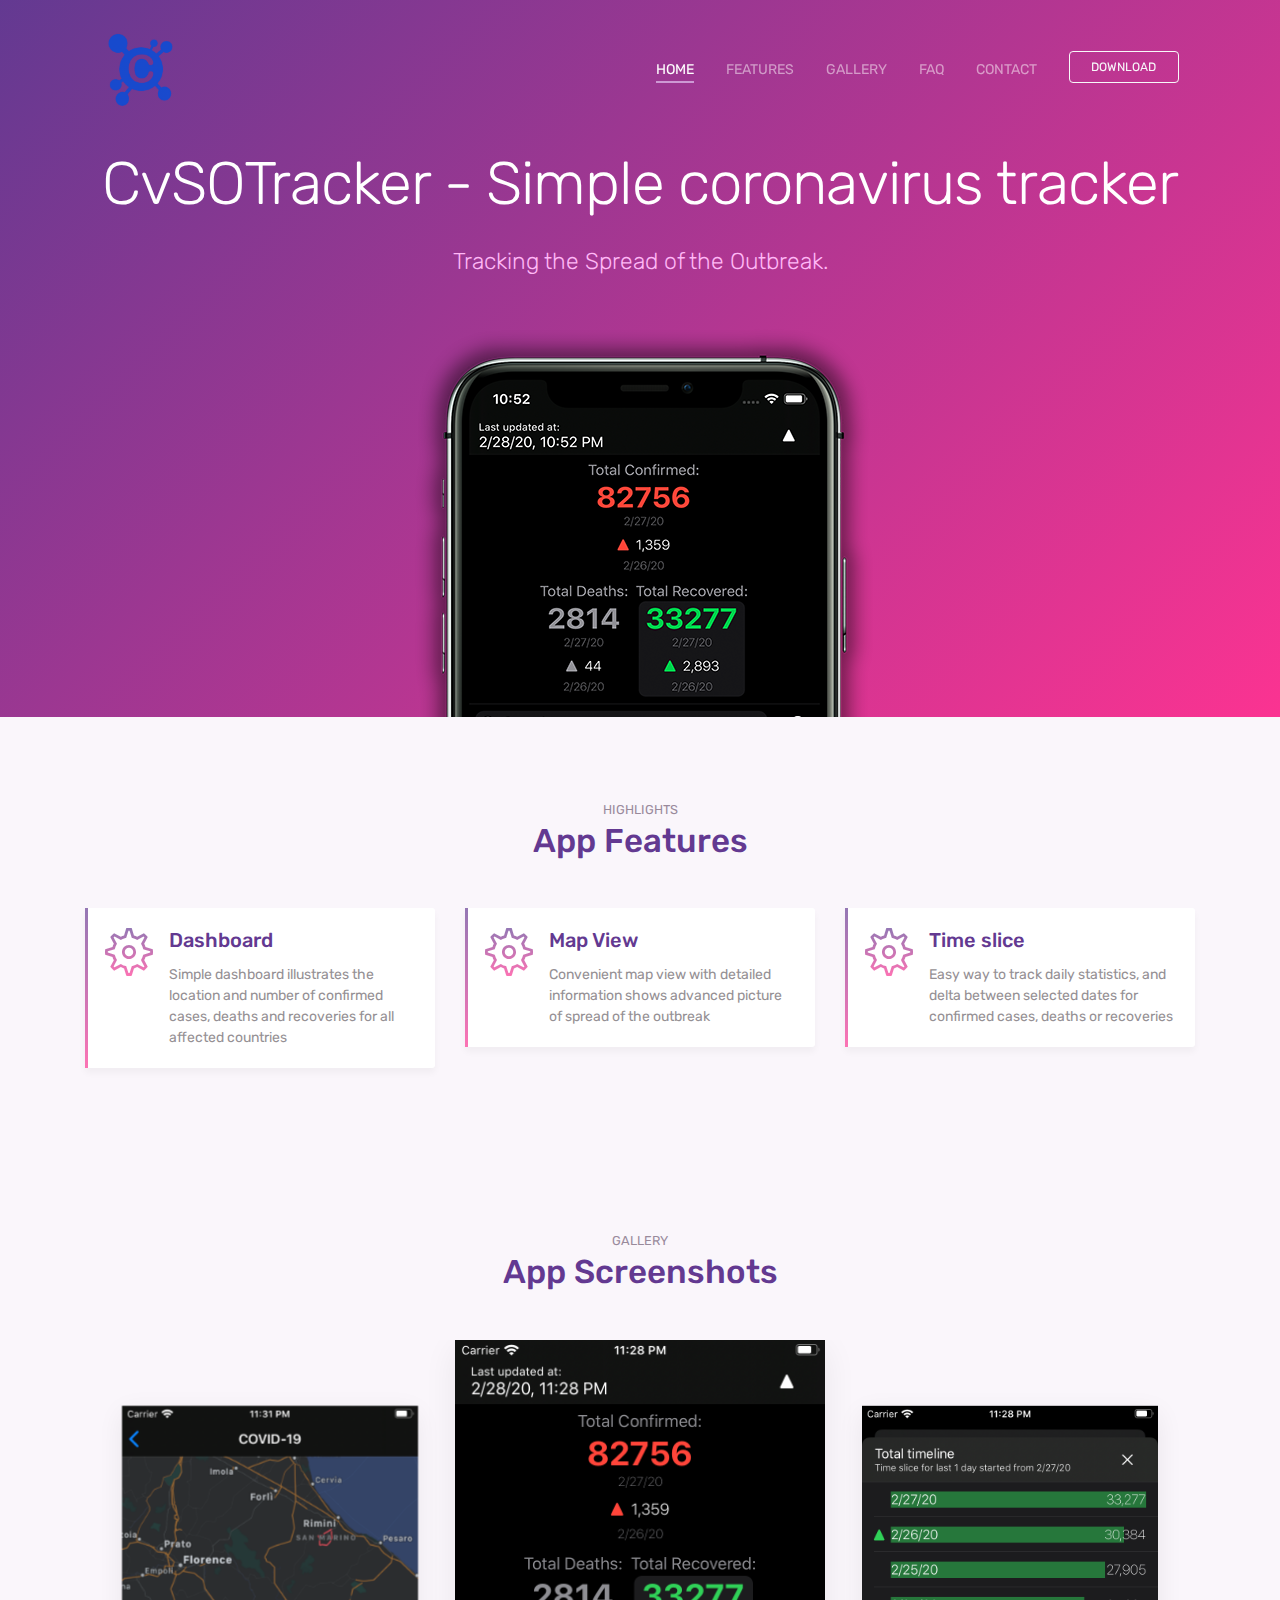
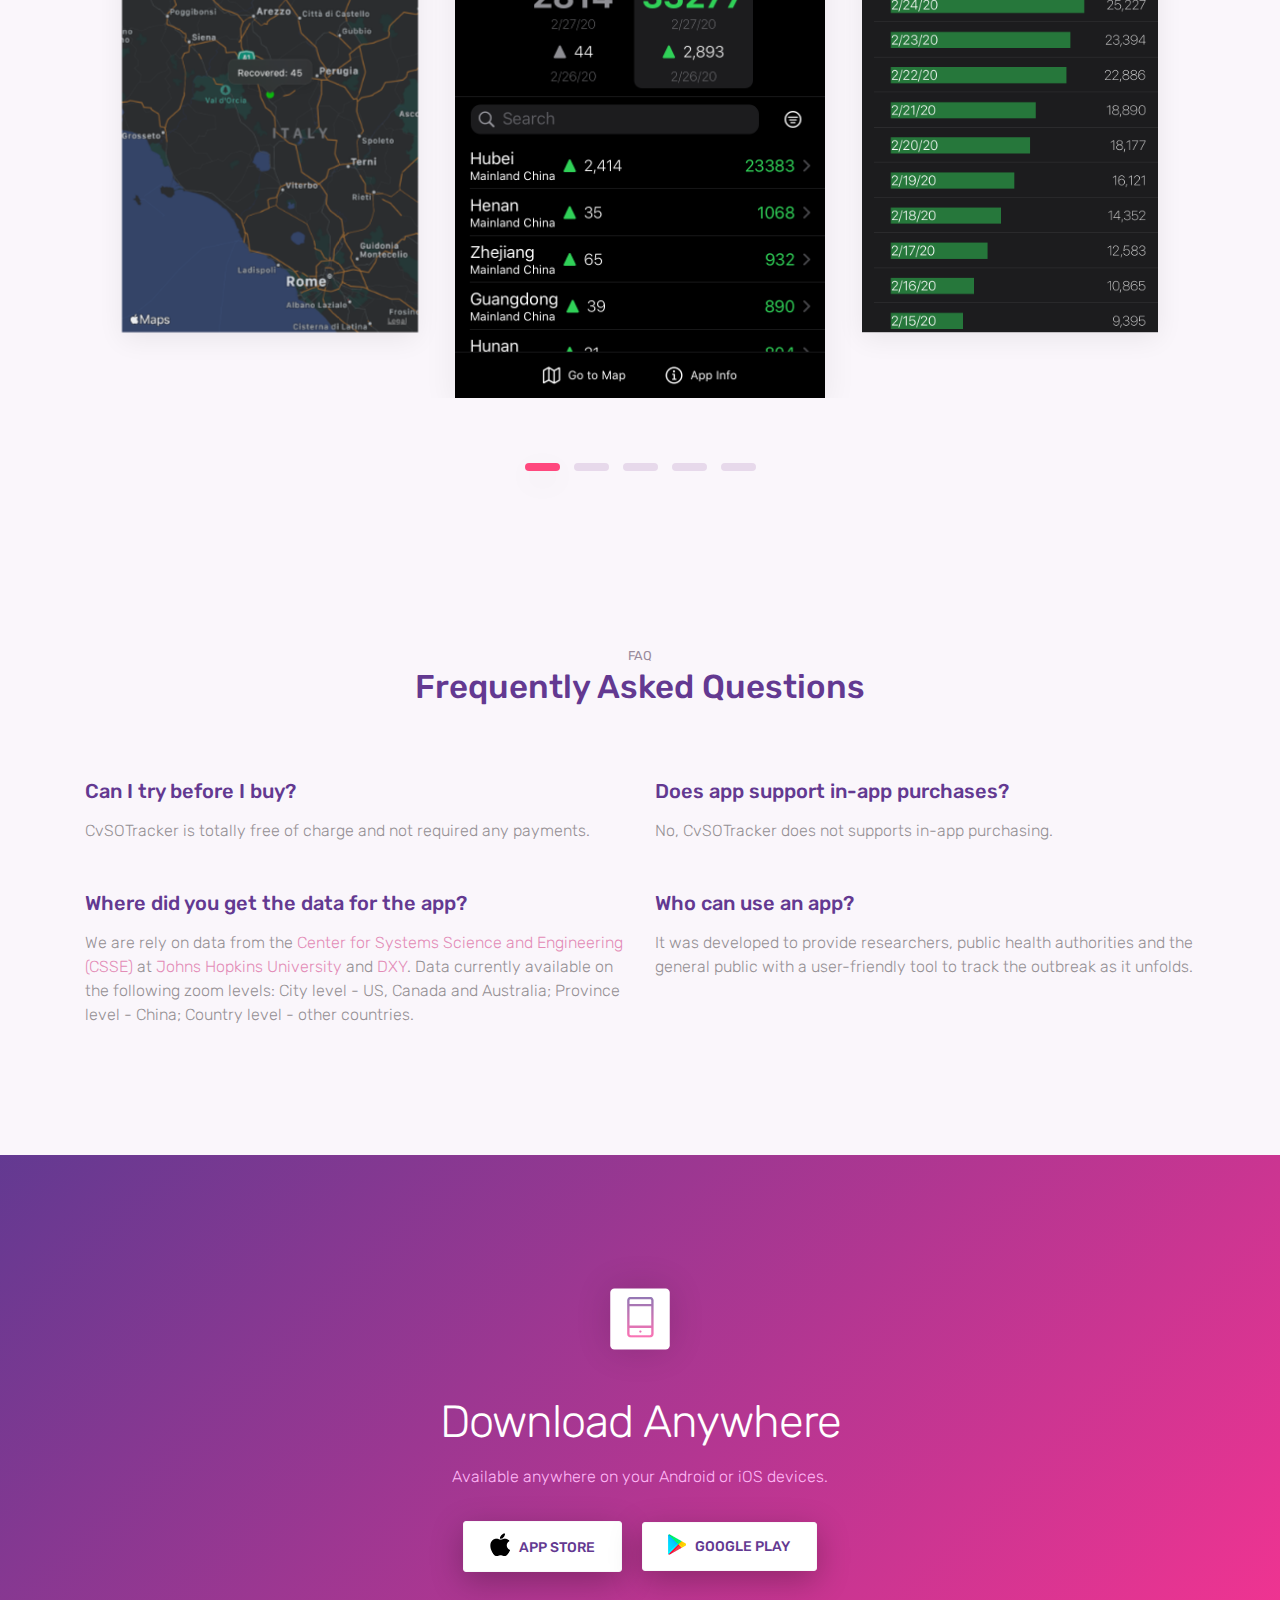
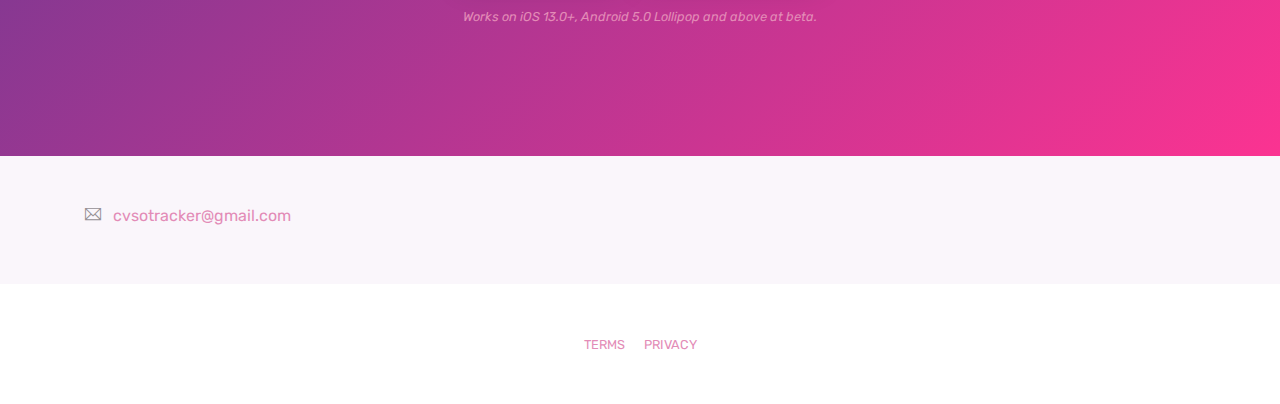
<file: index.html>
<!doctype html>
<html lang="en">
<!--

Page    : index / MobApp
Version : 1.0
Author  : Colorlib
URI     : https://colorlib.com

 -->

<head>
    <title>CvSOTracker - Simple coronavirus tracker</title>
    <!-- Required meta tags -->
    <meta charset="utf-8">
    <meta name="viewport" content="width=device-width, initial-scale=1, shrink-to-fit=no">
    <meta name="description" content="CvSOTracker - Simple coronavirus tracker">
    <meta name="keywords" content="HTML5, bootstrap, mobile, app, landing, ios, android, responsive">

    <!-- Font -->
    <link rel="dns-prefetch" href="//fonts.googleapis.com">
    <link href="https://fonts.googleapis.com/css?family=Rubik:300,400,500" rel="stylesheet">

    <!-- Bootstrap CSS -->
    <link rel="stylesheet" href="css/bootstrap.min.css">
    <!-- Themify Icons -->
    <link rel="stylesheet" href="css/themify-icons.css">
    <!-- Owl carousel -->
    <link rel="stylesheet" href="css/owl.carousel.min.css">
    <!-- Main css -->
    <link href="css/style.css" rel="stylesheet">
</head>

<body data-spy="scroll" data-target="#navbar" data-offset="30">

    <!-- Nav Menu -->

    <div class="nav-menu fixed-top">
        <div class="container">
            <div class="row">
                <div class="col-md-12">
                    <nav class="navbar navbar-dark navbar-expand-lg">
                        <a class="navbar-brand" href="index.html"><img src="images/ncov.png" class="img-fluid" width="80" height="64" alt="logo"></a> <button class="navbar-toggler" type="button" data-toggle="collapse" data-target="#navbar" aria-controls="navbar" aria-expanded="false" aria-label="Toggle navigation"> <span class="navbar-toggler-icon"></span> </button>
                        <div class="collapse navbar-collapse" id="navbar">
                            <ul class="navbar-nav ml-auto">
                                <li class="nav-item"> <a class="nav-link active" href="#home">HOME <span class="sr-only">(current)</span></a> </li>
                                <li class="nav-item"> <a class="nav-link" href="#features">FEATURES</a> </li>
                                <li class="nav-item"> <a class="nav-link" href="#gallery">GALLERY</a> </li>
                                <li class="nav-item"> <a class="nav-link" href="#faq">FAQ</a> </li>
<!--                                 <li class="nav-item"> <a class="nav-link" href="#pricing">PRICING</a> </li>
 -->                                <li class="nav-item"> <a class="nav-link" href="#contact">CONTACT</a> </li>

                                <li class="nav-item"><a href="#downloads" class="btn btn-outline-light my-3 my-sm-0 ml-lg-3">Download</a></li>
                            </ul>
                        </div>
                    </nav>
                </div>
            </div>
        </div>
    </div>


    <header class="bg-gradient" id="home">
        <div class="container mt-5">
            <h1>CvSOTracker - Simple coronavirus tracker</h1>
            <p class="tagline">Tracking the Spread of the Outbreak. </p>
        </div>
        <div class="img-holder mt-3"><img src="images/iPhone11.png" alt="phone" class="img-fluid"></div>
    </header>

    <div class="section light-bg" id="features">


        <div class="container">

            <div class="section-title">
                <small>HIGHLIGHTS</small>
                <h3>App Features</h3>
            </div>


            <div class="row">
                <div class="col-12 col-lg-4">
                    <div class="card features">
                        <div class="card-body">
                            <div class="media">
                                <span class="ti-settings gradient-fill ti-3x mr-3"></span>
                                <div class="media-body">
                                    <h4 class="card-title">Dashboard</h4>
                                    <p class="card-text">Simple dashboard illustrates the location and number of confirmed cases, deaths and recoveries for all affected countries</p>
                                </div>
                            </div>
                        </div>
                    </div>
                </div>
                <div class="col-12 col-lg-4">
                    <div class="card features">
                        <div class="card-body">
                            <div class="media">
                                <span class="ti-settings gradient-fill ti-3x mr-3"></span>
                                <div class="media-body">
                                    <h4 class="card-title">Map View</h4>
                                    <p class="card-text">Convenient map view with detailed information shows advanced picture of spread of the outbreak</p>
                                </div>
                            </div>
                        </div>
                    </div>
                </div>
                <div class="col-12 col-lg-4">
                    <div class="card features">
                        <div class="card-body">
                            <div class="media">
                                <!-- <span class="ti-lock gradient-fill ti-3x mr-3"></span> -->
                                <span class="ti-settings gradient-fill ti-3x mr-3"></span>
                                <div class="media-body">
                                    <h4 class="card-title">Time slice</h4>
                                    <p class="card-text">Easy way to track daily statistics, and delta between selected dates for confirmed cases, deaths or recoveries</p>
                                </div>
                            </div>
                        </div>
                    </div>
                </div>
            </div>

        </div>



    </div>
    <!-- // end .section -->
<!--     <div class="section">

        <div class="container">
            <div class="row">
                <div class="col-lg-6 offset-lg-6">
                    <div class="box-icon"><span class="ti-mobile gradient-fill ti-3x"></span></div>
                    <h2>Discover our App</h2>
                    <p class="mb-4">Lorem ipsum dolor sit amet consectetur, adipisicing elit. Obcaecati vel exercitationem eveniet vero maxime ratione </p>
                    <a href="#" class="btn btn-primary">Read more</a>
                </div>
            </div>
            <div class="perspective-phone">
                <img src="images/perspective.png" alt="perspective phone" class="img-fluid">
            </div>
        </div>

    </div> -->
    <!-- // end .section -->


<!--     <div class="section light-bg">
        <div class="container">
            <div class="section-title">
                <small>FEATURES</small>
                <h3>Do more with our app</h3>
            </div>

            <ul class="nav nav-tabs nav-justified" role="tablist">
                <li class="nav-item">
                    <a class="nav-link active" data-toggle="tab" href="#communication">Communication</a>
                </li>
                <li class="nav-item">
                    <a class="nav-link" data-toggle="tab" href="#schedule">Scheduling</a>
                </li>
                <li class="nav-item">
                    <a class="nav-link" data-toggle="tab" href="#messages">Messages</a>
                </li>
                <li class="nav-item">
                    <a class="nav-link" data-toggle="tab" href="#livechat">Live Chat</a>
                </li>
            </ul>
            <div class="tab-content">
                <div class="tab-pane fade show active" id="communication">
                    <div class="d-flex flex-column flex-lg-row">
                        <img src="images/graphic.png" alt="graphic" class="img-fluid rounded align-self-start mr-lg-5 mb-5 mb-lg-0">
                        <div>

                            <h2>Communicate with ease</h2>
                            <p class="lead">Uniquely underwhelm premium outsourcing with proactive leadership skills. </p>
                            <p>Lorem ipsum dolor sit amet, consectetur adipiscing elit. Integer rutrum, urna eu pellentesque pretium, nisi nisi fermentum enim, et sagittis dolor nulla vel sapien. Vestibulum sit amet mattis ante. Ut placerat dui eu nulla
                                congue tincidunt ac a nibh. Mauris accumsan pulvinar lorem placerat volutpat. Praesent quis facilisis elit. Sed condimentum neque quis ex porttitor,
                            </p>
                            <p> malesuada faucibus augue aliquet. Sed elit est, eleifend sed dapibus a, semper a eros. Vestibulum blandit vulputate pharetra. Phasellus lobortis leo a nisl euismod, eu faucibus justo sollicitudin. Mauris consectetur, tortor
                                sed tempor malesuada, sem nunc porta augue, in dictum arcu tortor id turpis. Proin aliquet vulputate aliquam.
                            </p>
                        </div>
                    </div>
                </div>
                <div class="tab-pane fade" id="schedule">
                    <div class="d-flex flex-column flex-lg-row">
                        <div>
                            <h2>Scheduling when you want</h2>
                            <p class="lead">Uniquely underwhelm premium outsourcing with proactive leadership skills. </p>
                            <p>Lorem ipsum dolor sit amet, consectetur adipiscing elit. Integer rutrum, urna eu pellentesque pretium, nisi nisi fermentum enim, et sagittis dolor nulla vel sapien. Vestibulum sit amet mattis ante. Ut placerat dui eu nulla
                                congue tincidunt ac a nibh. Mauris accumsan pulvinar lorem placerat volutpat. Praesent quis facilisis elit. Sed condimentum neque quis ex porttitor,
                            </p>
                            <p> malesuada faucibus augue aliquet. Sed elit est, eleifend sed dapibus a, semper a eros. Vestibulum blandit vulputate pharetra. Phasellus lobortis leo a nisl euismod, eu faucibus justo sollicitudin. Mauris consectetur, tortor
                                sed tempor malesuada, sem nunc porta augue, in dictum arcu tortor id turpis. Proin aliquet vulputate aliquam.
                            </p>
                        </div>
                        <img src="images/graphic.png" alt="graphic" class="img-fluid rounded align-self-start mr-lg-5 mb-5 mb-lg-0">
                    </div>
                </div>
                <div class="tab-pane fade" id="messages">
                    <div class="d-flex flex-column flex-lg-row">
                        <img src="images/graphic.png" alt="graphic" class="img-fluid rounded align-self-start mr-lg-5 mb-5 mb-lg-0">
                        <div>
                            <h2>Realtime Messaging service</h2>
                            <p class="lead">Uniquely underwhelm premium outsourcing with proactive leadership skills. </p>
                            <p>Lorem ipsum dolor sit amet, consectetur adipiscing elit. Integer rutrum, urna eu pellentesque pretium, nisi nisi fermentum enim, et sagittis dolor nulla vel sapien. Vestibulum sit amet mattis ante. Ut placerat dui eu nulla
                                congue tincidunt ac a nibh. Mauris accumsan pulvinar lorem placerat volutpat. Praesent quis facilisis elit. Sed condimentum neque quis ex porttitor,
                            </p>
                            <p> malesuada faucibus augue aliquet. Sed elit est, eleifend sed dapibus a, semper a eros. Vestibulum blandit vulputate pharetra. Phasellus lobortis leo a nisl euismod, eu faucibus justo sollicitudin. Mauris consectetur, tortor
                                sed tempor malesuada, sem nunc porta augue, in dictum arcu tortor id turpis. Proin aliquet vulputate aliquam.
                            </p>
                        </div>
                    </div>
                </div>
                <div class="tab-pane fade" id="livechat">
                    <div class="d-flex flex-column flex-lg-row">
                        <div>
                            <h2>Live chat when you needed</h2>
                            <p class="lead">Uniquely underwhelm premium outsourcing with proactive leadership skills. </p>
                            <p>Lorem ipsum dolor sit amet, consectetur adipiscing elit. Integer rutrum, urna eu pellentesque pretium, nisi nisi fermentum enim, et sagittis dolor nulla vel sapien. Vestibulum sit amet mattis ante. Ut placerat dui eu nulla
                                congue tincidunt ac a nibh. Mauris accumsan pulvinar lorem placerat volutpat. Praesent quis facilisis elit. Sed condimentum neque quis ex porttitor,
                            </p>
                            <p> malesuada faucibus augue aliquet. Sed elit est, eleifend sed dapibus a, semper a eros. Vestibulum blandit vulputate pharetra. Phasellus lobortis leo a nisl euismod, eu faucibus justo sollicitudin. Mauris consectetur, tortor
                                sed tempor malesuada, sem nunc porta augue, in dictum arcu tortor id turpis. Proin aliquet vulputate aliquam.
                            </p>
                        </div>
                        <img src="images/graphic.png" alt="graphic" class="img-fluid rounded align-self-start mr-lg-5 mb-5 mb-lg-0">
                    </div>
                </div>
            </div>


        </div>
    </div> -->
    <!-- // end .section -->

<!--     <div class="section">

        <div class="container">
            <div class="row">
                <div class="col-md-6">
                    <img src="images/dualphone.png" alt="dual phone" class="img-fluid">
                </div>
                <div class="col-md-6 d-flex align-items-center">
                    <div>
                        <div class="box-icon"><span class="ti-rocket gradient-fill ti-3x"></span></div>
                        <h2>Launch your App</h2>
                        <p class="mb-4">Lorem ipsum dolor sit amet consectetur, adipisicing elit. Obcaecati vel exercitationem eveniet vero maxime ratione </p>
                        <a href="#" class="btn btn-primary">Read more</a></div>
                </div>
            </div>

        </div>

    </div> -->
    <!-- // end .section -->

<!-- 
    <div class="section light-bg">

        <div class="container">
            <div class="row">
                <div class="col-md-8 d-flex align-items-center">
                    <ul class="list-unstyled ui-steps">
                        <li class="media">
                            <div class="circle-icon mr-4">1</div>
                            <div class="media-body">
                                <h5>Create an Account</h5>
                                <p>Lorem ipsum dolor sit amet, consectetur adipiscing elit. Integer rutrum, urna eu pellentesque pretium obcaecati vel exercitationem </p>
                            </div>
                        </li>
                        <li class="media my-4">
                            <div class="circle-icon mr-4">2</div>
                            <div class="media-body">
                                <h5>Share with friends</h5>
                                <p>Lorem ipsum dolor sit amet, consectetur adipiscing elit. Integer rutrum, urna eu pellentesque pretium obcaecati vel exercitationem eveniet</p>
                            </div>
                        </li>
                        <li class="media">
                            <div class="circle-icon mr-4">3</div>
                            <div class="media-body">
                                <h5>Enjoy your life</h5>
                                <p>Lorem ipsum dolor sit amet, consectetur adipiscing elit. Integer rutrum, urna eu pellentesque pretium obcaecati vel exercitationem </p>
                            </div>
                        </li>
                    </ul>
                </div>
                <div class="col-md-4">
                    <img src="images/iphonex.png" alt="iphone" class="img-fluid">
                </div>

            </div>

        </div>

    </div> -->
    <!-- // end .section -->

<!-- 
    <div class="section">
        <div class="container">
            <div class="section-title">
                <small>TESTIMONIALS</small>
                <h3>What our Customers Says</h3>
            </div>

            <div class="testimonials owl-carousel">
                <div class="testimonials-single">
                    <img src="images/client.png" alt="client" class="client-img">
                    <blockquote class="blockquote">Uniquely streamline highly efficient scenarios and 24/7 initiatives. Conveniently embrace multifunctional ideas through proactive customer service. Distinctively conceptualize 2.0 intellectual capital via user-centric partnerships.</blockquote>
                    <h5 class="mt-4 mb-2">Crystal Gordon</h5>
                    <p class="text-primary">United States</p>
                </div>
                <div class="testimonials-single">
                    <img src="images/client.png" alt="client" class="client-img">
                    <blockquote class="blockquote">Uniquely streamline highly efficient scenarios and 24/7 initiatives. Conveniently embrace multifunctional ideas through proactive customer service. Distinctively conceptualize 2.0 intellectual capital via user-centric partnerships.</blockquote>
                    <h5 class="mt-4 mb-2">Crystal Gordon</h5>
                    <p class="text-primary">United States</p>
                </div>
                <div class="testimonials-single">
                    <img src="images/client.png" alt="client" class="client-img">
                    <blockquote class="blockquote">Uniquely streamline highly efficient scenarios and 24/7 initiatives. Conveniently embrace multifunctional ideas through proactive customer service. Distinctively conceptualize 2.0 intellectual capital via user-centric partnerships.</blockquote>
                    <h5 class="mt-4 mb-2">Crystal Gordon</h5>
                    <p class="text-primary">United States</p>
                </div>
            </div>

        </div>

    </div> -->
    <!-- // end .section -->


    <div class="section light-bg" id="gallery">
        <div class="container">
            <div class="section-title">
                <small>GALLERY</small>
                <h3>App Screenshots</h3>
            </div>

            <div class="img-gallery owl-carousel owl-theme">
                <img src="images/screen1.png" alt="image">
                <img src="images/screen2.png" alt="image">
                <img src="images/screen3.png" alt="image">
                <img src="images/screen4.png" alt="image">
                <img src="images/screen5.png" alt="image">
            </div>

        </div>

    </div>
    <!-- // end .section -->

<!--     <div class="section" id="pricing">
        <div class="container">
            <div class="section-title">
                <small>PRICING</small>
                <h3>Upgrade to Pro</h3>
            </div>

            <div class="card-deck">
                <div class="card pricing">
                    <div class="card-head">
                        <small class="text-primary">PERSONAL</small>
                        <span class="price">$14<sub>/m</sub></span>
                    </div>
                    <ul class="list-group list-group-flush">
                        <div class="list-group-item">10 Projects</div>
                        <div class="list-group-item">5 GB Storage</div>
                        <div class="list-group-item">Basic Support</div>
                        <div class="list-group-item"><del>Collaboration</del></div>
                        <div class="list-group-item"><del>Reports and analytics</del></div>
                    </ul>
                    <div class="card-body">
                        <a href="#" class="btn btn-primary btn-lg btn-block">Choose this Plan</a>
                    </div>
                </div>
                <div class="card pricing popular">
                    <div class="card-head">
                        <small class="text-primary">FOR TEAMS</small>
                        <span class="price">$29<sub>/m</sub></span>
                    </div>
                    <ul class="list-group list-group-flush">
                        <div class="list-group-item">Unlimited Projects</div>
                        <div class="list-group-item">100 GB Storage</div>
                        <div class="list-group-item">Priority Support</div>
                        <div class="list-group-item">Collaboration</div>
                        <div class="list-group-item">Reports and analytics</div>
                    </ul>
                    <div class="card-body">
                        <a href="#" class="btn btn-primary btn-lg btn-block">Choose this Plan</a>
                    </div>
                </div>
                <div class="card pricing">
                    <div class="card-head">
                        <small class="text-primary">ENTERPRISE</small>
                        <span class="price">$249<sub>/m</sub></span>
                    </div>
                    <ul class="list-group list-group-flush">
                        <div class="list-group-item">Unlimited Projects</div>
                        <div class="list-group-item">Unlimited Storage</div>
                        <div class="list-group-item">Collaboration</div>
                        <div class="list-group-item">Reports and analytics</div>
                        <div class="list-group-item">Web hooks</div>
                    </ul>
                    <div class="card-body">
                        <a href="#" class="btn btn-primary btn-lg btn-block">Choose this Plan</a>
                    </div>
                </div>
            </div> -->
            <!-- // end .pricing -->
<!--         </div>
    </div> -->
    <!-- // end .section -->


    <div class="section light-bg", id="faq">


        <div class="container">
            <div class="section-title">
                <small>FAQ</small>
                <h3>Frequently Asked Questions</h3>
            </div>

            <div class="row pt-4">
                <div class="col-md-6">
                    <h4 class="mb-3">Can I try before I buy?</h4>
                    <p class="light-font mb-5">CvSOTracker is totally free of charge and not required any payments. </p>

                    <h4 class="mb-3">Where did you get the data for the app?</h4>
                    <p class="light-font mb-5"> We are rely on data from the <a href="https://github.com/CSSEGISandData/2019-nCoV">Center for Systems Science and Engineering (CSSE)</a> at <a href="https://www.jhu.edu/">Johns Hopkins University</a> and <a href="https://ncov.dxy.cn/ncovh5/view/pneumonia?scene=2&clicktime=1579582238&enterid=1579582238&from=singlemessage&isappinstalled=0">DXY</a>. Data currently available on the following zoom levels: City level - US, Canada and Australia; Province level - China; Country level - other countries.</p>

                </div>
                <div class="col-md-6">
                    <h4 class="mb-3">Does app support in-app purchases?</h4>
                    <p class="light-font mb-5">No, CvSOTracker does not supports in-app purchasing. </p>
                    <h4 class="mb-3">Who can use an app?</h4>
                    <p class="light-font mb-5">It was developed to provide researchers, public health authorities and the general public with a user-friendly tool to track the outbreak as it unfolds. </p>

                </div>
            </div>
        </div>

    </div>
    <!-- // end .section -->



    <div class="section bg-gradient", id="downloads">
        <div class="container">
            <div class="call-to-action">

                <div class="box-icon"><span class="ti-mobile gradient-fill ti-3x"></span></div>
                <h2>Download Anywhere</h2>
                <p class="tagline">Available anywhere on your Android or iOS devices.</p>
                <div class="my-4">

                    <a href="#" class="btn btn-light"><img src="images/appleicon.png" alt="icon"> App Store</a>
                    <a href="#" class="btn btn-light"><img src="images/playicon.png" alt="icon"> Google play</a>
                </div>
                <p class="text-primary"><small><i>Works on iOS 13.0+, Android 5.0 Lollipop and above at beta. </i></small></p>

            </div>
        </div>

    </div>
    <!-- // end .section -->

    <div class="light-bg py-5" id="contact">
        <div class="container">
            <div class="row">
                <div class="col-lg-6 text-center text-lg-left">
                    <div class=" d-block d-sm-inline-block">
                        <p class="mb-2">
                            <span class="ti-email mr-2"></span> <a class="mr-4" href="mailto:cvsotracker@gmail.com">cvsotracker@gmail.com</a>
                        </p>
                    </div>
                    

                </div>
 <!--                <div class="col-lg-6">
                    <div class="social-icons">
                        <a href="#"><span class="ti-facebook"></span></a>
                        <a href="#"><span class="ti-twitter-alt"></span></a>
                        <a href="#"><span class="ti-instagram"></span></a>
                    </div>
                </div> -->
            </div>

        </div>

    </div>
    <!-- // end .section -->
    <footer class="my-5 text-center">
        <!-- Copyright removal is not prohibited! -->
        <!-- <p class="mb-2"><small>COPYRIGHT © 2020. ALL RIGHTS RESERVED. MOBAPP TEMPLATE BY <a href="https://colorlib.com">COLORLIB</a></small></p> -->
        <small>
            <a href="legal/ToU.html" class="m-2">TERMS</a>
            <a href="legal/privacyPolicy.html" class="m-2">PRIVACY</a>
        </small>
    </footer>

    <!-- jQuery and Bootstrap -->
    <script src="js/jquery-3.2.1.min.js"></script>
    <script src="js/bootstrap.bundle.min.js"></script>
    <!-- Plugins JS -->
    <script src="js/owl.carousel.min.js"></script>
    <!-- Custom JS -->
    <script src="js/script.js"></script>

</body>

</html>
</file>
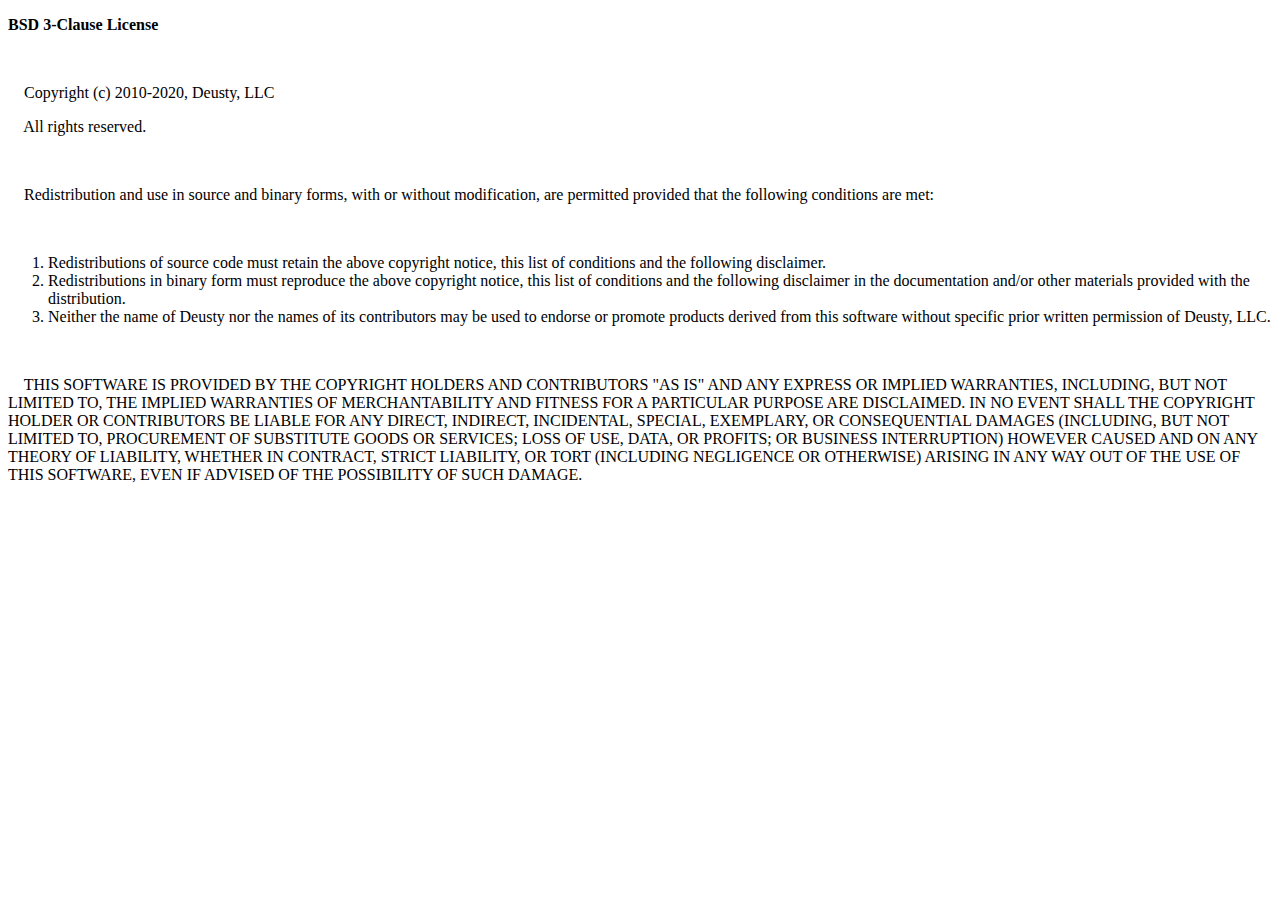
<file: cvsotracker-ios/cvsotracker/BSD3.html>
<!DOCTYPE html>
<html lang="en">
<head>
    <meta charset="utf-8">
    <meta name="viewport" content="width=device-width,initial-scale=1">
    <link rel="stylesheet" href="main.css" type="text/css" media="all" />
    <body>
    <p class="p1"><strong>BSD 3-Clause License</strong></p>
    <p class="p2">&nbsp;</p>
    <p class="p1"><span class="Apple-converted-space">&nbsp; &nbsp; </span>Copyright (c) 2010-2020, Deusty, LLC</p>
    <p class="p1"><span class="Apple-converted-space">&nbsp; &nbsp; </span>All rights reserved.</p>
    <p class="p2">&nbsp;</p>
    <p class="p1"><span class="Apple-converted-space">&nbsp; &nbsp; </span>Redistribution and use in source and binary forms, with or without modification, are permitted provided that the following conditions are met:</p>
    <p class="p2">&nbsp;</p>
    <ol>
    <li class="p1">Redistributions of source code must retain the above copyright notice, this list of conditions and the following disclaimer.</li>
    <li class="p1">Redistributions in binary form must reproduce the above copyright notice, this list of conditions and the following disclaimer in the documentation and/or other materials provided with the distribution.</li>
    <li class="p1">Neither the name of Deusty nor the names of its contributors may be used to endorse or promote products derived from this software without specific prior written permission of Deusty, LLC.</li>
    </ol>
    <p class="p2">&nbsp;</p>
    <p class="p1"><span class="Apple-converted-space">&nbsp; &nbsp; </span>THIS SOFTWARE IS PROVIDED BY THE COPYRIGHT HOLDERS AND CONTRIBUTORS "AS IS" AND ANY EXPRESS OR IMPLIED WARRANTIES, INCLUDING, BUT NOT LIMITED TO, THE IMPLIED WARRANTIES OF MERCHANTABILITY AND FITNESS FOR A PARTICULAR PURPOSE ARE DISCLAIMED. IN NO EVENT SHALL THE COPYRIGHT HOLDER OR CONTRIBUTORS BE LIABLE FOR ANY DIRECT, INDIRECT, INCIDENTAL, SPECIAL, EXEMPLARY, OR CONSEQUENTIAL DAMAGES (INCLUDING, BUT NOT LIMITED TO, PROCUREMENT OF SUBSTITUTE GOODS OR SERVICES; LOSS OF USE, DATA, OR PROFITS; OR BUSINESS INTERRUPTION) HOWEVER CAUSED AND ON ANY THEORY OF LIABILITY, WHETHER IN CONTRACT, STRICT LIABILITY, OR TORT (INCLUDING NEGLIGENCE OR OTHERWISE) ARISING IN ANY WAY OUT OF THE USE OF THIS SOFTWARE, EVEN IF ADVISED OF THE POSSIBILITY OF SUCH DAMAGE.</p>
    </body>
</head>
</file>
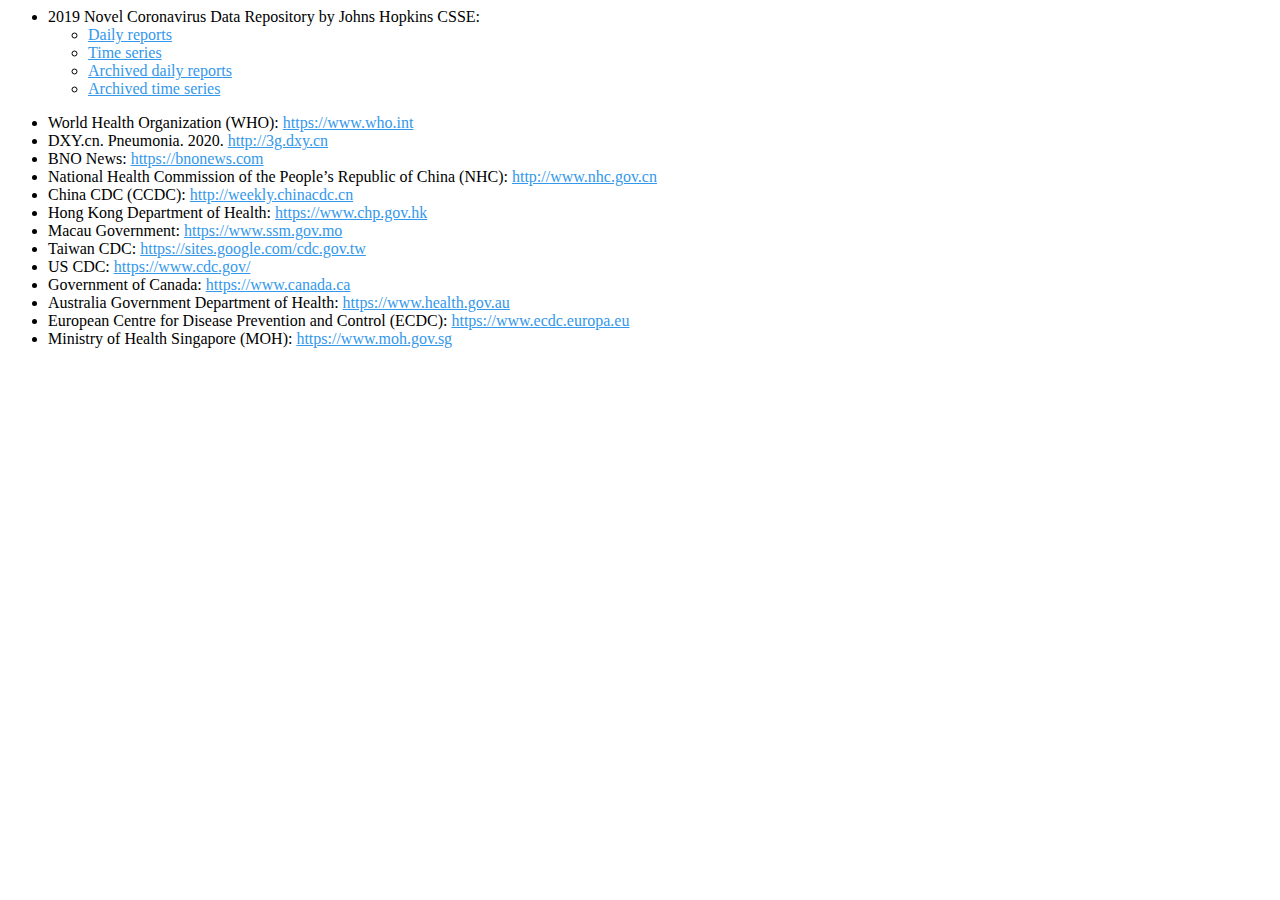
<file: cvsotracker-ios/cvsotracker/DataSource.html>
<html>
<head>
<meta charset="utf-8">
    <meta name="viewport" content="width=device-width,initial-scale=1">
    <link rel="stylesheet" href="main.css" type="text/css" media="all" />
</head>
 <body>
     <ul>
         <li>2019 Novel Coronavirus Data Repository by Johns Hopkins CSSE:</a></li>
            <ul>
                <li><a href="https://github.com/CSSEGISandData/COVID-19/tree/master/csse_covid_19_data/csse_covid_19_daily_reports">Daily reports</a></li>
                <li><a href="https://github.com/CSSEGISandData/COVID-19/tree/master/csse_covid_19_data/csse_covid_19_time_series">Time series</a></li>
                <li><a href="https://github.com/CSSEGISandData/COVID-19/tree/master/archived_data/archived_daily_case_updates">Archived daily reports</a></li>
                <li> <a href="https://github.com/CSSEGISandData/COVID-19/tree/master/archived_data/archived_time_series">Archived time series</a></li>
         </ul>
     </li>
     </ul>
 <ul>
 <li>World Health Organization (WHO): <a href="https://www.who.int/ ">https://www.who.int</a></li>
 <li>DXY.cn. Pneumonia. 2020. <a href="http://3g.dxy.cn/newh5/view/pneumonia. ">http://3g.dxy.cn</a></li>
 <li>BNO News: <a href="https://bnonews.com/index.php/2020/02/the-latest-coronavirus-cases/ ">https://bnonews.com</a></li>
 <li>National Health Commission of the People&rsquo;s Republic of China (NHC): <a href="http://www.nhc.gov.cn/xcs/yqtb/list_gzbd.shtml ">http://www.nhc.gov.cn</a></li>
 <li>China CDC (CCDC): <a href="http://weekly.chinacdc.cn/news/TrackingtheEpidemic.html ">http://weekly.chinacdc.cn</a></li>
 <li>Hong Kong Department of Health: <a href="https://www.chp.gov.hk/en/features/102465.html ">https://www.chp.gov.hk</a></li>
 <li>Macau Government: <a href="https://www.ssm.gov.mo/portal/ ">https://www.ssm.gov.mo</a></li>
 <li>Taiwan CDC: <a href="https://sites.google.com/cdc.gov.tw/2019ncov/taiwan?authuser=0 ">https://sites.google.com/cdc.gov.tw</a></li>
 <li>US CDC: <a href="https://www.cdc.gov/coronavirus/2019-ncov/index.html ">https://www.cdc.gov/ </a></li>
 <li>Government of Canada: <a href="https://www.canada.ca/en/public-health/services/diseases/coronavirus.html ">https://www.canada.ca</a></li>
 <li>Australia Government Department of Health: <a href="https://www.health.gov.au/news/coronavirus-update-at-a-glance ">https://www.health.gov.au</a></li>
 <li>European Centre for Disease Prevention and Control (ECDC): <a href="https://www.ecdc.europa.eu/en/geographical-distribution-2019-ncov-cases ">https://www.ecdc.europa.eu</a></li>
 <li>Ministry of Health Singapore (MOH): <a href="https://www.moh.gov.sg/covid-19 ">https://www.moh.gov.sg</a></li>
 </ul>
 </body>
</html>
</file>
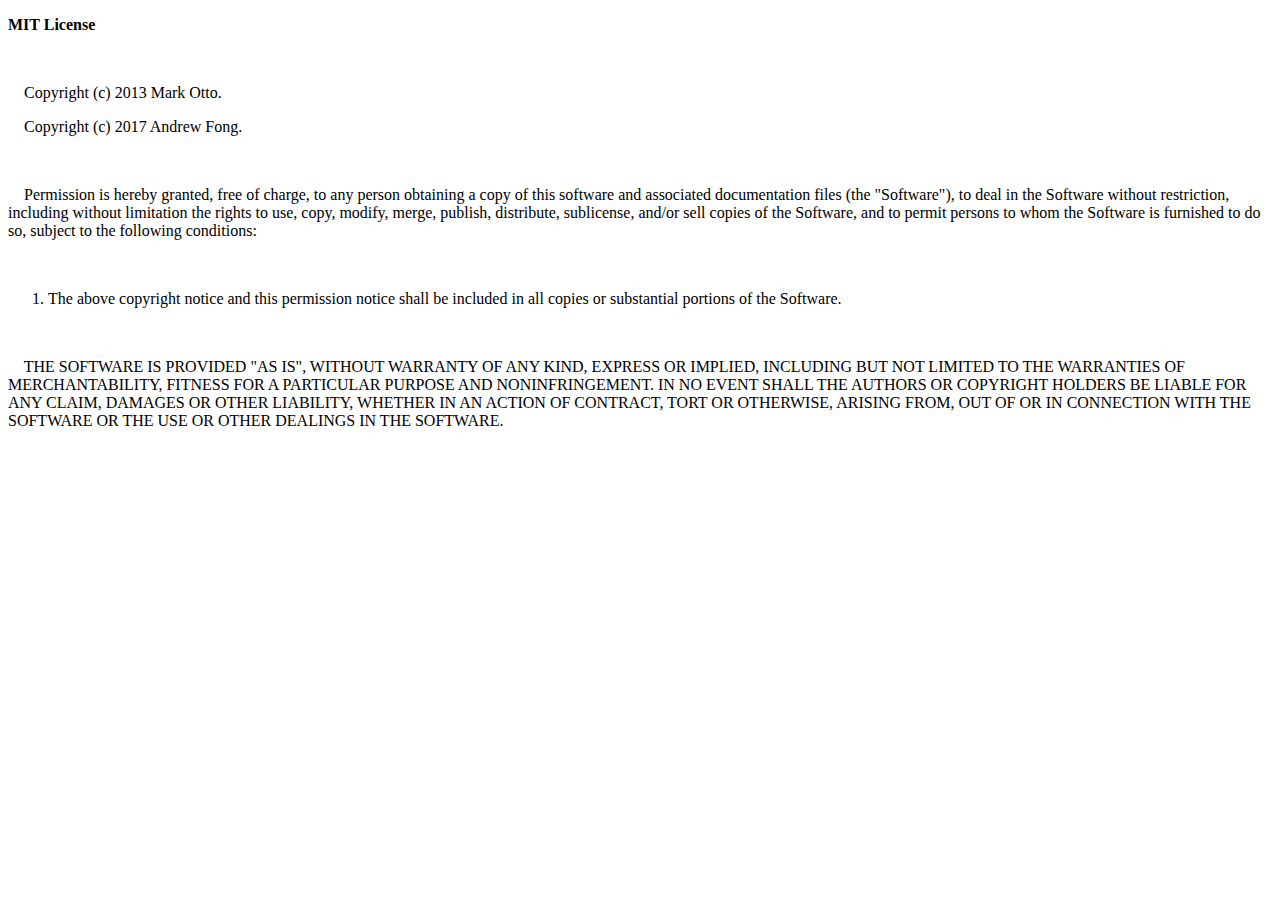
<file: cvsotracker-ios/cvsotracker/MIT.html>
<!DOCTYPE html>
<html lang="en">
<head>
    <meta charset="utf-8">
    <meta name="viewport" content="width=device-width,initial-scale=1">
    <link rel="stylesheet" href="main.css" type="text/css" media="all" />
    <body>
    <p class="p1"><strong>MIT License</strong></p>
    <p class="p2">&nbsp;</p>
    <p class="p1"><span class="Apple-converted-space">&nbsp; &nbsp; </span>Copyright (c) 2013 Mark Otto.</p>
    <p class="p1"><span class="Apple-converted-space">&nbsp; &nbsp; </span>Copyright (c) 2017 Andrew Fong.</p>
    <p class="p2">&nbsp;</p>
    <p class="p1"><span class="Apple-converted-space">&nbsp; &nbsp; </span> Permission is hereby granted, free of charge, to any person obtaining a copy of this software and associated documentation files (the "Software"), to deal in the Software without restriction, including without limitation the rights to use, copy, modify, merge, publish, distribute, sublicense, and/or sell copies of the Software, and to permit persons to whom the Software is furnished to do so, subject to the following conditions:</p>
    <p class="p2">&nbsp;</p>
    <ol>
    <li class="p1">The above copyright notice and this permission notice shall be included in all copies or substantial portions of the Software.</li>
    </ol>
    <p class="p2">&nbsp;</p>
    <p class="p1"><span class="Apple-converted-space">&nbsp; &nbsp; </span>THE SOFTWARE IS PROVIDED "AS IS", WITHOUT WARRANTY OF ANY KIND, EXPRESS OR IMPLIED, INCLUDING BUT NOT LIMITED TO THE WARRANTIES OF MERCHANTABILITY, FITNESS FOR A PARTICULAR PURPOSE AND NONINFRINGEMENT. IN NO EVENT SHALL THE AUTHORS OR COPYRIGHT HOLDERS BE LIABLE FOR ANY CLAIM, DAMAGES OR OTHER LIABILITY, WHETHER IN AN ACTION OF CONTRACT, TORT OR OTHERWISE, ARISING FROM, OUT OF OR IN CONNECTION WITH THE SOFTWARE OR THE USE OR OTHER DEALINGS IN THE SOFTWARE.</p>
    </body>
</head>
</file>
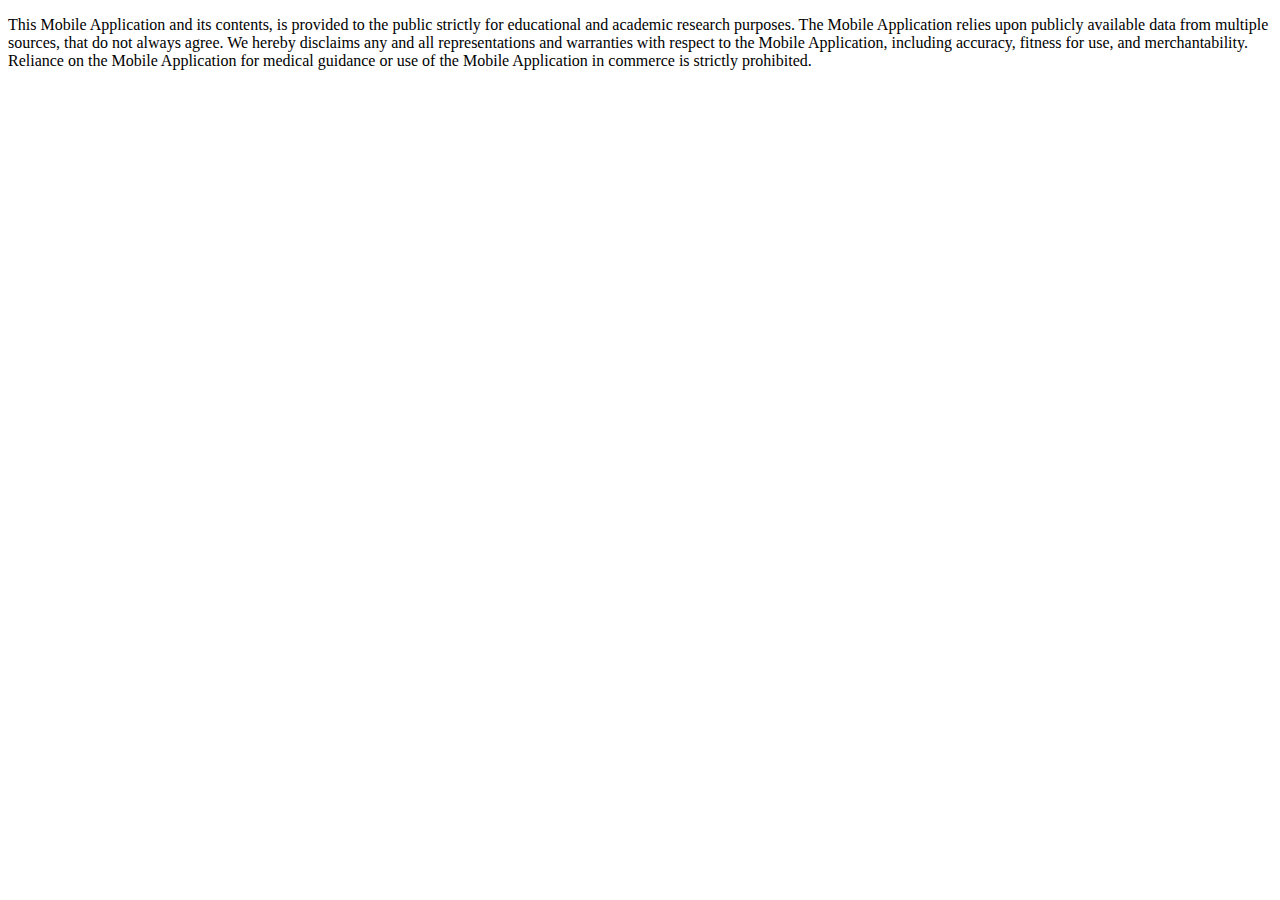
<file: cvsotracker-ios/cvsotracker/ToU.html>
<!DOCTYPE html>
<html lang="en">
<head>
    <meta charset="utf-8">
    <meta name="viewport" content="width=device-width,initial-scale=1">
    <link rel="stylesheet" href="main.css" type="text/css" media="all" />
    <body>
    <p> This Mobile Application and its contents, is provided to the public strictly for educational and academic research purposes. The Mobile Application relies upon publicly available data from multiple sources, that do not always agree. We hereby disclaims any and all representations and warranties with respect to the Mobile Application, including accuracy, fitness for use, and merchantability. Reliance on the Mobile Application for medical guidance or use of the Mobile Application in commerce is strictly prohibited.</p>
    <p>&nbsp;</p>
    </body>
</head>
</file>
<file: css/themify-icons.css>
@font-face {
    font-family: 'themify';
    src: url('../fonts/themify.eot?-fvbane');
    src: url('../fonts/themify.eot?#iefix-fvbane') format('embedded-opentype'), url('../fonts/themify.woff?-fvbane') format('woff'), url('../fonts/themify.ttf?-fvbane') format('truetype'), url('../fonts/themify.svg?-fvbane#themify') format('svg');
    font-weight: normal;
    font-style: normal;
}

[class^="ti-"],
[class*=" ti-"] {
    font-family: 'themify';
    speak: none;
    font-style: normal;
    font-weight: normal;
    font-variant: normal;
    text-transform: none;
    line-height: 1;
    /* Better Font Rendering =========== */
    -webkit-font-smoothing: antialiased;
    -moz-osx-font-smoothing: grayscale;
}

.ti-wand:before {
    content: "\e600";
}

.ti-volume:before {
    content: "\e601";
}

.ti-user:before {
    content: "\e602";
}

.ti-unlock:before {
    content: "\e603";
}

.ti-unlink:before {
    content: "\e604";
}

.ti-trash:before {
    content: "\e605";
}

.ti-thought:before {
    content: "\e606";
}

.ti-target:before {
    content: "\e607";
}

.ti-tag:before {
    content: "\e608";
}

.ti-tablet:before {
    content: "\e609";
}

.ti-star:before {
    content: "\e60a";
}

.ti-spray:before {
    content: "\e60b";
}

.ti-signal:before {
    content: "\e60c";
}

.ti-shopping-cart:before {
    content: "\e60d";
}

.ti-shopping-cart-full:before {
    content: "\e60e";
}

.ti-settings:before {
    content: "\e60f";
}

.ti-search:before {
    content: "\e610";
}

.ti-zoom-in:before {
    content: "\e611";
}

.ti-zoom-out:before {
    content: "\e612";
}

.ti-cut:before {
    content: "\e613";
}

.ti-ruler:before {
    content: "\e614";
}

.ti-ruler-pencil:before {
    content: "\e615";
}

.ti-ruler-alt:before {
    content: "\e616";
}

.ti-bookmark:before {
    content: "\e617";
}

.ti-bookmark-alt:before {
    content: "\e618";
}

.ti-reload:before {
    content: "\e619";
}

.ti-plus:before {
    content: "\e61a";
}

.ti-pin:before {
    content: "\e61b";
}

.ti-pencil:before {
    content: "\e61c";
}

.ti-pencil-alt:before {
    content: "\e61d";
}

.ti-paint-roller:before {
    content: "\e61e";
}

.ti-paint-bucket:before {
    content: "\e61f";
}

.ti-na:before {
    content: "\e620";
}

.ti-mobile:before {
    content: "\e621";
}

.ti-minus:before {
    content: "\e622";
}

.ti-medall:before {
    content: "\e623";
}

.ti-medall-alt:before {
    content: "\e624";
}

.ti-marker:before {
    content: "\e625";
}

.ti-marker-alt:before {
    content: "\e626";
}

.ti-arrow-up:before {
    content: "\e627";
}

.ti-arrow-right:before {
    content: "\e628";
}

.ti-arrow-left:before {
    content: "\e629";
}

.ti-arrow-down:before {
    content: "\e62a";
}

.ti-lock:before {
    content: "\e62b";
}

.ti-location-arrow:before {
    content: "\e62c";
}

.ti-link:before {
    content: "\e62d";
}

.ti-layout:before {
    content: "\e62e";
}

.ti-layers:before {
    content: "\e62f";
}

.ti-layers-alt:before {
    content: "\e630";
}

.ti-key:before {
    content: "\e631";
}

.ti-import:before {
    content: "\e632";
}

.ti-image:before {
    content: "\e633";
}

.ti-heart:before {
    content: "\e634";
}

.ti-heart-broken:before {
    content: "\e635";
}

.ti-hand-stop:before {
    content: "\e636";
}

.ti-hand-open:before {
    content: "\e637";
}

.ti-hand-drag:before {
    content: "\e638";
}

.ti-folder:before {
    content: "\e639";
}

.ti-flag:before {
    content: "\e63a";
}

.ti-flag-alt:before {
    content: "\e63b";
}

.ti-flag-alt-2:before {
    content: "\e63c";
}

.ti-eye:before {
    content: "\e63d";
}

.ti-export:before {
    content: "\e63e";
}

.ti-exchange-vertical:before {
    content: "\e63f";
}

.ti-desktop:before {
    content: "\e640";
}

.ti-cup:before {
    content: "\e641";
}

.ti-crown:before {
    content: "\e642";
}

.ti-comments:before {
    content: "\e643";
}

.ti-comment:before {
    content: "\e644";
}

.ti-comment-alt:before {
    content: "\e645";
}

.ti-close:before {
    content: "\e646";
}

.ti-clip:before {
    content: "\e647";
}

.ti-angle-up:before {
    content: "\e648";
}

.ti-angle-right:before {
    content: "\e649";
}

.ti-angle-left:before {
    content: "\e64a";
}

.ti-angle-down:before {
    content: "\e64b";
}

.ti-check:before {
    content: "\e64c";
}

.ti-check-box:before {
    content: "\e64d";
}

.ti-camera:before {
    content: "\e64e";
}

.ti-announcement:before {
    content: "\e64f";
}

.ti-brush:before {
    content: "\e650";
}

.ti-briefcase:before {
    content: "\e651";
}

.ti-bolt:before {
    content: "\e652";
}

.ti-bolt-alt:before {
    content: "\e653";
}

.ti-blackboard:before {
    content: "\e654";
}

.ti-bag:before {
    content: "\e655";
}

.ti-move:before {
    content: "\e656";
}

.ti-arrows-vertical:before {
    content: "\e657";
}

.ti-arrows-horizontal:before {
    content: "\e658";
}

.ti-fullscreen:before {
    content: "\e659";
}

.ti-arrow-top-right:before {
    content: "\e65a";
}

.ti-arrow-top-left:before {
    content: "\e65b";
}

.ti-arrow-circle-up:before {
    content: "\e65c";
}

.ti-arrow-circle-right:before {
    content: "\e65d";
}

.ti-arrow-circle-left:before {
    content: "\e65e";
}

.ti-arrow-circle-down:before {
    content: "\e65f";
}

.ti-angle-double-up:before {
    content: "\e660";
}

.ti-angle-double-right:before {
    content: "\e661";
}

.ti-angle-double-left:before {
    content: "\e662";
}

.ti-angle-double-down:before {
    content: "\e663";
}

.ti-zip:before {
    content: "\e664";
}

.ti-world:before {
    content: "\e665";
}

.ti-wheelchair:before {
    content: "\e666";
}

.ti-view-list:before {
    content: "\e667";
}

.ti-view-list-alt:before {
    content: "\e668";
}

.ti-view-grid:before {
    content: "\e669";
}

.ti-uppercase:before {
    content: "\e66a";
}

.ti-upload:before {
    content: "\e66b";
}

.ti-underline:before {
    content: "\e66c";
}

.ti-truck:before {
    content: "\e66d";
}

.ti-timer:before {
    content: "\e66e";
}

.ti-ticket:before {
    content: "\e66f";
}

.ti-thumb-up:before {
    content: "\e670";
}

.ti-thumb-down:before {
    content: "\e671";
}

.ti-text:before {
    content: "\e672";
}

.ti-stats-up:before {
    content: "\e673";
}

.ti-stats-down:before {
    content: "\e674";
}

.ti-split-v:before {
    content: "\e675";
}

.ti-split-h:before {
    content: "\e676";
}

.ti-smallcap:before {
    content: "\e677";
}

.ti-shine:before {
    content: "\e678";
}

.ti-shift-right:before {
    content: "\e679";
}

.ti-shift-left:before {
    content: "\e67a";
}

.ti-shield:before {
    content: "\e67b";
}

.ti-notepad:before {
    content: "\e67c";
}

.ti-server:before {
    content: "\e67d";
}

.ti-quote-right:before {
    content: "\e67e";
}

.ti-quote-left:before {
    content: "\e67f";
}

.ti-pulse:before {
    content: "\e680";
}

.ti-printer:before {
    content: "\e681";
}

.ti-power-off:before {
    content: "\e682";
}

.ti-plug:before {
    content: "\e683";
}

.ti-pie-chart:before {
    content: "\e684";
}

.ti-paragraph:before {
    content: "\e685";
}

.ti-panel:before {
    content: "\e686";
}

.ti-package:before {
    content: "\e687";
}

.ti-music:before {
    content: "\e688";
}

.ti-music-alt:before {
    content: "\e689";
}

.ti-mouse:before {
    content: "\e68a";
}

.ti-mouse-alt:before {
    content: "\e68b";
}

.ti-money:before {
    content: "\e68c";
}

.ti-microphone:before {
    content: "\e68d";
}

.ti-menu:before {
    content: "\e68e";
}

.ti-menu-alt:before {
    content: "\e68f";
}

.ti-map:before {
    content: "\e690";
}

.ti-map-alt:before {
    content: "\e691";
}

.ti-loop:before {
    content: "\e692";
}

.ti-location-pin:before {
    content: "\e693";
}

.ti-list:before {
    content: "\e694";
}

.ti-light-bulb:before {
    content: "\e695";
}

.ti-Italic:before {
    content: "\e696";
}

.ti-info:before {
    content: "\e697";
}

.ti-infinite:before {
    content: "\e698";
}

.ti-id-badge:before {
    content: "\e699";
}

.ti-hummer:before {
    content: "\e69a";
}

.ti-home:before {
    content: "\e69b";
}

.ti-help:before {
    content: "\e69c";
}

.ti-headphone:before {
    content: "\e69d";
}

.ti-harddrives:before {
    content: "\e69e";
}

.ti-harddrive:before {
    content: "\e69f";
}

.ti-gift:before {
    content: "\e6a0";
}

.ti-game:before {
    content: "\e6a1";
}

.ti-filter:before {
    content: "\e6a2";
}

.ti-files:before {
    content: "\e6a3";
}

.ti-file:before {
    content: "\e6a4";
}

.ti-eraser:before {
    content: "\e6a5";
}

.ti-envelope:before {
    content: "\e6a6";
}

.ti-download:before {
    content: "\e6a7";
}

.ti-direction:before {
    content: "\e6a8";
}

.ti-direction-alt:before {
    content: "\e6a9";
}

.ti-dashboard:before {
    content: "\e6aa";
}

.ti-control-stop:before {
    content: "\e6ab";
}

.ti-control-shuffle:before {
    content: "\e6ac";
}

.ti-control-play:before {
    content: "\e6ad";
}

.ti-control-pause:before {
    content: "\e6ae";
}

.ti-control-forward:before {
    content: "\e6af";
}

.ti-control-backward:before {
    content: "\e6b0";
}

.ti-cloud:before {
    content: "\e6b1";
}

.ti-cloud-up:before {
    content: "\e6b2";
}

.ti-cloud-down:before {
    content: "\e6b3";
}

.ti-clipboard:before {
    content: "\e6b4";
}

.ti-car:before {
    content: "\e6b5";
}

.ti-calendar:before {
    content: "\e6b6";
}

.ti-book:before {
    content: "\e6b7";
}

.ti-bell:before {
    content: "\e6b8";
}

.ti-basketball:before {
    content: "\e6b9";
}

.ti-bar-chart:before {
    content: "\e6ba";
}

.ti-bar-chart-alt:before {
    content: "\e6bb";
}

.ti-back-right:before {
    content: "\e6bc";
}

.ti-back-left:before {
    content: "\e6bd";
}

.ti-arrows-corner:before {
    content: "\e6be";
}

.ti-archive:before {
    content: "\e6bf";
}

.ti-anchor:before {
    content: "\e6c0";
}

.ti-align-right:before {
    content: "\e6c1";
}

.ti-align-left:before {
    content: "\e6c2";
}

.ti-align-justify:before {
    content: "\e6c3";
}

.ti-align-center:before {
    content: "\e6c4";
}

.ti-alert:before {
    content: "\e6c5";
}

.ti-alarm-clock:before {
    content: "\e6c6";
}

.ti-agenda:before {
    content: "\e6c7";
}

.ti-write:before {
    content: "\e6c8";
}

.ti-window:before {
    content: "\e6c9";
}

.ti-widgetized:before {
    content: "\e6ca";
}

.ti-widget:before {
    content: "\e6cb";
}

.ti-widget-alt:before {
    content: "\e6cc";
}

.ti-wallet:before {
    content: "\e6cd";
}

.ti-video-clapper:before {
    content: "\e6ce";
}

.ti-video-camera:before {
    content: "\e6cf";
}

.ti-vector:before {
    content: "\e6d0";
}

.ti-themify-logo:before {
    content: "\e6d1";
}

.ti-themify-favicon:before {
    content: "\e6d2";
}

.ti-themify-favicon-alt:before {
    content: "\e6d3";
}

.ti-support:before {
    content: "\e6d4";
}

.ti-stamp:before {
    content: "\e6d5";
}

.ti-split-v-alt:before {
    content: "\e6d6";
}

.ti-slice:before {
    content: "\e6d7";
}

.ti-shortcode:before {
    content: "\e6d8";
}

.ti-shift-right-alt:before {
    content: "\e6d9";
}

.ti-shift-left-alt:before {
    content: "\e6da";
}

.ti-ruler-alt-2:before {
    content: "\e6db";
}

.ti-receipt:before {
    content: "\e6dc";
}

.ti-pin2:before {
    content: "\e6dd";
}

.ti-pin-alt:before {
    content: "\e6de";
}

.ti-pencil-alt2:before {
    content: "\e6df";
}

.ti-palette:before {
    content: "\e6e0";
}

.ti-more:before {
    content: "\e6e1";
}

.ti-more-alt:before {
    content: "\e6e2";
}

.ti-microphone-alt:before {
    content: "\e6e3";
}

.ti-magnet:before {
    content: "\e6e4";
}

.ti-line-double:before {
    content: "\e6e5";
}

.ti-line-dotted:before {
    content: "\e6e6";
}

.ti-line-dashed:before {
    content: "\e6e7";
}

.ti-layout-width-full:before {
    content: "\e6e8";
}

.ti-layout-width-default:before {
    content: "\e6e9";
}

.ti-layout-width-default-alt:before {
    content: "\e6ea";
}

.ti-layout-tab:before {
    content: "\e6eb";
}

.ti-layout-tab-window:before {
    content: "\e6ec";
}

.ti-layout-tab-v:before {
    content: "\e6ed";
}

.ti-layout-tab-min:before {
    content: "\e6ee";
}

.ti-layout-slider:before {
    content: "\e6ef";
}

.ti-layout-slider-alt:before {
    content: "\e6f0";
}

.ti-layout-sidebar-right:before {
    content: "\e6f1";
}

.ti-layout-sidebar-none:before {
    content: "\e6f2";
}

.ti-layout-sidebar-left:before {
    content: "\e6f3";
}

.ti-layout-placeholder:before {
    content: "\e6f4";
}

.ti-layout-menu:before {
    content: "\e6f5";
}

.ti-layout-menu-v:before {
    content: "\e6f6";
}

.ti-layout-menu-separated:before {
    content: "\e6f7";
}

.ti-layout-menu-full:before {
    content: "\e6f8";
}

.ti-layout-media-right-alt:before {
    content: "\e6f9";
}

.ti-layout-media-right:before {
    content: "\e6fa";
}

.ti-layout-media-overlay:before {
    content: "\e6fb";
}

.ti-layout-media-overlay-alt:before {
    content: "\e6fc";
}

.ti-layout-media-overlay-alt-2:before {
    content: "\e6fd";
}

.ti-layout-media-left-alt:before {
    content: "\e6fe";
}

.ti-layout-media-left:before {
    content: "\e6ff";
}

.ti-layout-media-center-alt:before {
    content: "\e700";
}

.ti-layout-media-center:before {
    content: "\e701";
}

.ti-layout-list-thumb:before {
    content: "\e702";
}

.ti-layout-list-thumb-alt:before {
    content: "\e703";
}

.ti-layout-list-post:before {
    content: "\e704";
}

.ti-layout-list-large-image:before {
    content: "\e705";
}

.ti-layout-line-solid:before {
    content: "\e706";
}

.ti-layout-grid4:before {
    content: "\e707";
}

.ti-layout-grid3:before {
    content: "\e708";
}

.ti-layout-grid2:before {
    content: "\e709";
}

.ti-layout-grid2-thumb:before {
    content: "\e70a";
}

.ti-layout-cta-right:before {
    content: "\e70b";
}

.ti-layout-cta-left:before {
    content: "\e70c";
}

.ti-layout-cta-center:before {
    content: "\e70d";
}

.ti-layout-cta-btn-right:before {
    content: "\e70e";
}

.ti-layout-cta-btn-left:before {
    content: "\e70f";
}

.ti-layout-column4:before {
    content: "\e710";
}

.ti-layout-column3:before {
    content: "\e711";
}

.ti-layout-column2:before {
    content: "\e712";
}

.ti-layout-accordion-separated:before {
    content: "\e713";
}

.ti-layout-accordion-merged:before {
    content: "\e714";
}

.ti-layout-accordion-list:before {
    content: "\e715";
}

.ti-ink-pen:before {
    content: "\e716";
}

.ti-info-alt:before {
    content: "\e717";
}

.ti-help-alt:before {
    content: "\e718";
}

.ti-headphone-alt:before {
    content: "\e719";
}

.ti-hand-point-up:before {
    content: "\e71a";
}

.ti-hand-point-right:before {
    content: "\e71b";
}

.ti-hand-point-left:before {
    content: "\e71c";
}

.ti-hand-point-down:before {
    content: "\e71d";
}

.ti-gallery:before {
    content: "\e71e";
}

.ti-face-smile:before {
    content: "\e71f";
}

.ti-face-sad:before {
    content: "\e720";
}

.ti-credit-card:before {
    content: "\e721";
}

.ti-control-skip-forward:before {
    content: "\e722";
}

.ti-control-skip-backward:before {
    content: "\e723";
}

.ti-control-record:before {
    content: "\e724";
}

.ti-control-eject:before {
    content: "\e725";
}

.ti-comments-smiley:before {
    content: "\e726";
}

.ti-brush-alt:before {
    content: "\e727";
}

.ti-youtube:before {
    content: "\e728";
}

.ti-vimeo:before {
    content: "\e729";
}

.ti-twitter:before {
    content: "\e72a";
}

.ti-time:before {
    content: "\e72b";
}

.ti-tumblr:before {
    content: "\e72c";
}

.ti-skype:before {
    content: "\e72d";
}

.ti-share:before {
    content: "\e72e";
}

.ti-share-alt:before {
    content: "\e72f";
}

.ti-rocket:before {
    content: "\e730";
}

.ti-pinterest:before {
    content: "\e731";
}

.ti-new-window:before {
    content: "\e732";
}

.ti-microsoft:before {
    content: "\e733";
}

.ti-list-ol:before {
    content: "\e734";
}

.ti-linkedin:before {
    content: "\e735";
}

.ti-layout-sidebar-2:before {
    content: "\e736";
}

.ti-layout-grid4-alt:before {
    content: "\e737";
}

.ti-layout-grid3-alt:before {
    content: "\e738";
}

.ti-layout-grid2-alt:before {
    content: "\e739";
}

.ti-layout-column4-alt:before {
    content: "\e73a";
}

.ti-layout-column3-alt:before {
    content: "\e73b";
}

.ti-layout-column2-alt:before {
    content: "\e73c";
}

.ti-instagram:before {
    content: "\e73d";
}

.ti-google:before {
    content: "\e73e";
}

.ti-github:before {
    content: "\e73f";
}

.ti-flickr:before {
    content: "\e740";
}

.ti-facebook:before {
    content: "\e741";
}

.ti-dropbox:before {
    content: "\e742";
}

.ti-dribbble:before {
    content: "\e743";
}

.ti-apple:before {
    content: "\e744";
}

.ti-android:before {
    content: "\e745";
}

.ti-save:before {
    content: "\e746";
}

.ti-save-alt:before {
    content: "\e747";
}

.ti-yahoo:before {
    content: "\e748";
}

.ti-wordpress:before {
    content: "\e749";
}

.ti-vimeo-alt:before {
    content: "\e74a";
}

.ti-twitter-alt:before {
    content: "\e74b";
}

.ti-tumblr-alt:before {
    content: "\e74c";
}

.ti-trello:before {
    content: "\e74d";
}

.ti-stack-overflow:before {
    content: "\e74e";
}

.ti-soundcloud:before {
    content: "\e74f";
}

.ti-sharethis:before {
    content: "\e750";
}

.ti-sharethis-alt:before {
    content: "\e751";
}

.ti-reddit:before {
    content: "\e752";
}

.ti-pinterest-alt:before {
    content: "\e753";
}

.ti-microsoft-alt:before {
    content: "\e754";
}

.ti-linux:before {
    content: "\e755";
}

.ti-jsfiddle:before {
    content: "\e756";
}

.ti-joomla:before {
    content: "\e757";
}

.ti-html5:before {
    content: "\e758";
}

.ti-flickr-alt:before {
    content: "\e759";
}

.ti-email:before {
    content: "\e75a";
}

.ti-drupal:before {
    content: "\e75b";
}

.ti-dropbox-alt:before {
    content: "\e75c";
}

.ti-css3:before {
    content: "\e75d";
}

.ti-rss:before {
    content: "\e75e";
}

.ti-rss-alt:before {
    content: "\e75f";
}

.ti-lg {
    font-size: 1.33333333em;
    line-height: 0.75em;
    vertical-align: -15%;
}

.ti-2x {
    font-size: 2em;
}

.ti-3x {
    font-size: 3em;
}

.ti-4x {
    font-size: 4em;
}

.ti-5x {
    font-size: 5em;
}
</file>
<file: css/style.css>
@charset "UTF-8";

/*

Style   : MobApp CSS
Version : 1.0
Author  : Surjith S M
URI     : https://surjithctly.in/

Copyright © All rights Reserved 

*/


/*------------------------
[TABLE OF CONTENTS]
    
1. GLOBAL STYLES
2. NAVBAR
3. HERO
4. TABS
5. TESTIMONIALS
6. IMAGE GALLERY
7. PRICING
8. CALL TO ACTION
9. FOOTER

------------------------*/


/* GLOBAL
----------------------*/

body {
    font-family: 'Rubik', sans-serif;
    position: relative;
}

a {
    color: #e38cb7;
}

a:hover,
a:focus {
    color: #d6619c;
}

h1 {
    font-size: 60px;
    font-weight: 300;
    letter-spacing: -1px;
    margin-bottom: 1.5rem;
}

h2 {
    font-size: 45px;
    font-weight: 300;
    color: #633991;
    letter-spacing: -1px;
    margin-bottom: 1rem;
}

h3 {
    color: #633991;
    font-size: 33px;
    font-weight: 500;
}

h4 {
    font-size: 20px;
    font-weight: 500;
    color: #633991;
}

h5 {
    font-size: 28px;
    font-weight: 300;
    color: #633991;
    margin-bottom: 0.7rem;
}

p {
    color: #959094;
}

p.lead {
    color: #e38cb7;
    margin-bottom: 2rem;
}

.text-primary {
    color: #e38cb7 !important;
}

.light-font {
    font-weight: 300;
}

.btn {
    font-size: 12px;
    font-weight: 400;
    text-transform: uppercase;
    padding: 0.375rem 1.35rem;
    transition: all 0.3s ease;
}

.btn-outline-light:hover {
    color: #d6619c;
}

.btn-primary {
    border-radius: 3px;
    background-image: -moz-linear-gradient( 122deg, #e54595 0%, #fd378e 100%);
    background-image: -webkit-linear-gradient( 122deg, #e54595 0%, #fd378e 100%);
    background-image: -ms-linear-gradient( 122deg, #e54595 0%, #fd378e 100%);
    background-image: linear-gradient( 122deg, #e54595 0%, #fd378e 100%);
    box-shadow: 0px 9px 32px 0px rgba(0, 0, 0, 0.2);
    font-weight: 500;
    padding: 0.6rem 2rem;
    border: 0;
}

.btn-primary:hover,
.btn-primary:focus,
.btn-primary:active,
.btn-primary:not([disabled]):not(.disabled).active,
.btn-primary:not([disabled]):not(.disabled):active,
.show>.btn-primary.dropdown-toggle {
    background-image: linear-gradient( 122deg, #fd378e 0%, #e54595 100%);
    box-shadow: 0px 9px 32px 0px rgba(0, 0, 0, 0.3);
    color: #FFF;
}

.btn-light {
    border-radius: 3px;
    background: #FFF;
    box-shadow: 0px 9px 32px 0px rgba(0, 0, 0, 0.26);
    font-size: 14px;
    font-weight: 500;
    color: #633991;
    margin: 0.5rem;
    padding: 0.7rem 1.6rem;
    line-height: 1.8;
}

.btn-group-lg>.btn,
.btn-lg {
    padding: 0.8rem 1rem;
    font-size: 15px;
}

.light-bg {
    background-color: #faf6fb;
}

.section {
    padding: 80px 0;
}

.section-title {
    text-align: center;
    margin-bottom: 3rem;
}

.section-title small {
    color: #998a9b;
}

@media (max-width:767px) {
    h1 {
        font-size: 40px;
    }
    h2 {
        font-size: 30px;
    }
}


/* NAVBAR
----------------------*/

.nav-menu {
    padding: 1rem 0;
    transition: all 0.3s ease;
}

.nav-menu.is-scrolling,
.nav-menu.menu-is-open {
    background-color: rgb(74, 13, 143);
    background: -moz-linear-gradient(135deg, rgb(74, 13, 143) 0%, rgb(250, 42, 143) 100%);
    background: -webkit-linear-gradient(135deg, rgb(74, 13, 143) 0%, rgb(250, 42, 143) 100%);
    background: linear-gradient(135deg, rgb(74, 13, 143) 0%, rgb(250, 42, 143) 100%);
    -webkit-box-shadow: 0px 5px 23px 0px rgba(0, 0, 0, 0.1);
    -moz-box-shadow: 0px 5px 23px 0px rgba(0, 0, 0, 0.1);
    box-shadow: 0px 5px 23px 0px rgba(0, 0, 0, 0.1);
}

.nav-menu.is-scrolling {
    padding: 0;
}

.navbar-nav .nav-link {
    position: relative;
}

@media (min-width: 992px) {
    .navbar-expand-lg .navbar-nav .nav-link {
        padding-right: 1rem;
        padding-left: 1rem;
        font-size: 14px;
    }
    .navbar-nav>.nav-item>.nav-link.active:after {
        content: "";
        border-bottom: 2px solid #cd99d4;
        left: 1rem;
        right: 1rem;
        bottom: 5px;
        height: 1px;
        position: absolute;
    }
}

@media (max-width:991px) {
    .navbar-nav.is-scrolling {
        padding-bottom: 1rem;
    }
    .navbar-nav .nav-item {
        text-align: center;
    }
}


/* HERO
----------------------*/

header {
    padding: 100px 0 0;
    text-align: center;
    color: #FFF;
}

.bg-gradient {
    background-image: -moz-linear-gradient( 135deg, rgba(60, 8, 118, 0.8) 0%, rgba(250, 0, 118, 0.8) 100%);
    background-image: -webkit-linear-gradient( 135deg, rgba(60, 8, 118, 0.8) 0%, rgba(250, 0, 118, 0.8) 100%);
    background-image: -ms-linear-gradient( 135deg, rgba(60, 8, 118, 0.8) 0%, rgba(250, 0, 118, 0.8) 100%);
    background-image: linear-gradient( 135deg, rgba(60, 8, 118, 0.8) 0%, rgba(250, 0, 118, 0.8) 100%);
}

.tagline {
    font-size: 23px;
    font-weight: 300;
    color: #ffb8f6;
    max-width: 800px;
    margin: 0 auto;
}

.img-holder {
    height: 0;
    padding-bottom: 33%;
    overflow: hidden;
}

@media (max-width:1200px) {
    .img-holder {
        padding-bottom: 50%;
    }
}

@media (max-width:767px) {
    .tagline {
        font-size: 17px;
    }
    .img-holder {
        padding-bottom: 100%;
    }
}


/* FEATURES
----------------------*/

.gradient-fill:before {
    color: #fc73b4;
    background: -moz-linear-gradient(top, #9477b4 0%, #fc73b4 100%);
    background: -webkit-linear-gradient(top, #9477b4 0%, #fc73b4 100%);
    background: linear-gradient(to bottom, #9477b4 0%, #fc73b4 100%);
    -webkit-background-clip: text;
    background-clip: text;
    -webkit-text-fill-color: transparent;
}

.card.features {
    border: 0;
    border-radius: 3px;
    box-shadow: 0px 5px 7px 0px rgba(0, 0, 0, 0.04);
    transition: all 0.3s ease;
}

@media (max-width:991px) {
    .card.features {
        margin-bottom: 2rem;
    }
    [class^="col-"]:last-child .card.features {
        margin-bottom: 0;
    }
}

.card.features:before {
    content: "";
    position: absolute;
    width: 3px;
    color: #fc73b4;
    background: -moz-linear-gradient(top, #9477b4 0%, #fc73b4 100%);
    background: -webkit-linear-gradient(top, #9477b4 0%, #fc73b4 100%);
    background: linear-gradient(to bottom, #9477b4 0%, #fc73b4 100%);
    top: 0;
    bottom: 0;
    left: 0;
}

.card-text {
    font-size: 14px;
}

.card.features:hover {
    transform: translateY(-3px);
    -moz-box-shadow: 0px 5px 30px 0px rgba(0, 0, 0, 0.08);
    -webkit-box-shadow: 0px 5px 30px 0px rgba(0, 0, 0, 0.08);
    box-shadow: 0px 5px 30px 0px rgba(0, 0, 0, 0.08);
}

.box-icon {
    box-shadow: 0px 0px 43px 0px rgba(0, 0, 0, 0.14);
    padding: 10px;
    width: 70px;
    border-radius: 3px;
    margin-bottom: 1.5rem;
    background-color: #FFF;
}

.circle-icon {
    box-shadow: 0px 9px 32px 0px rgba(0, 0, 0, 0.07);
    padding: 10px;
    width: 100px;
    height: 100px;
    border-radius: 50%;
    margin-bottom: 1.5rem;
    background-color: #FFF;
    color: #f5378e;
    font-size: 48px;
    text-align: center;
    line-height: 80px;
    font-weight: 300;
    transition: all 0.3s ease;
}

@media (max-width:992px) {
    .circle-icon {
        width: 70px;
        height: 70px;
        font-size: 28px;
        line-height: 50px;
    }
}

.ui-steps li:hover .circle-icon {
    background-image: -moz-linear-gradient( 122deg, #e6388e 0%, #fb378e 100%);
    background-image: -webkit-linear-gradient( 122deg, #e6388e 0%, #fb378e 100%);
    background-image: -ms-linear-gradient( 122deg, #e6388e 0%, #fb378e 100%);
    background-image: linear-gradient( 122deg, #e6388e 0%, #fb378e 100%);
    box-shadow: 0px 9px 32px 0px rgba(0, 0, 0, 0.09);
    color: #FFF;
}

.ui-steps li {
    padding: 15px 0;
}

.ui-steps li:not(:last-child) {
    border-bottom: 1px solid #f8e3f0;
}

.perspective-phone {
    position: relative;
    z-index: -1;
}

@media (min-width:992px) {
    .perspective-phone {
        margin-top: -150px;
    }
}


/*  TABS
----------------------*/

.tab-content {
    border-bottom-right-radius: 3px;
    border-bottom-left-radius: 3px;
    background-color: #FFF;
    box-shadow: 0px 5px 7px 0px rgba(0, 0, 0, 0.04);
    padding: 3rem;
}

@media (max-width:992px) {
    .tab-content {
        padding: 1.5rem;
    }
}

.tab-content p {
    line-height: 1.8;
}

.tab-content h2 {
    margin-bottom: 0.5rem;
}

.nav-tabs {
    border-bottom: 0;
}

.nav-tabs .nav-item .nav-link,
.nav-tabs .nav-link:focus,
.nav-tabs .nav-link:hover {
    padding: 1rem 1rem;
    border-color: #faf6fb #faf6fb #FFF;
    font-size: 19px;
    color: #b5a4c8;
    background: #f5eff7;
}

.nav-tabs .nav-link.active {
    background: #FFF;
    border-top-width: 3px;
    border-color: #ce75b4 #faf6fb #FFF;
    color: #633991;
}


/*  TESTIMONIALS
----------------------*/

.owl-carousel .owl-item img.client-img {
    width: 110px;
    margin: 30px auto;
    border-radius: 50%;
    box-shadow: 0px 9px 32px 0px rgba(0, 0, 0, 0.07);
}

.testimonials-single {
    text-align: center;
    max-width: 80%;
    margin: 0 auto;
}

.blockquote {
    color: #7a767a;
    font-weight: 300;
}

.owl-next.disabled,
.owl-prev.disabled {
    opacity: 0.5;
}

.owl-prev,
.owl-next {
    position: absolute;
    top: 50%;
    transform: translateY(-50%);
}

.owl-prev {
    left: 0;
}

.owl-next {
    right: 0;
}

.owl-theme .owl-nav.disabled+.owl-dots {
    margin-top: 60px;
}

.owl-theme .owl-dots .owl-dot span {
    background: #e7d9eb;
    width: 35px;
    height: 8px;
    border-radius: 10px;
    transition: all 0.3s ease-in;
}

.owl-theme .owl-dots .owl-dot:hover span {
    background: #ff487e;
}

.owl-theme .owl-dots .owl-dot.active span {
    background: #ff487e;
    box-shadow: 0px 9px 32px 0px rgba(0, 0, 0, 0.07);
}


/*  IMAGE GALLERY
----------------------*/

.img-gallery .owl-item {
    box-shadow: 0px 9px 32px 0px rgba(0, 0, 0, 0.07);
    transform: scale(0.8);
    transition: all 0.3s ease-in;
}

.img-gallery .owl-item.center {
    transform: scale(1);
}


/*  PRICING
----------------------*/

@media (max-width:992px) {
    .card-deck {
        -ms-flex-direction: column;
        flex-direction: column;
    }
    .card-deck .card {
        margin-bottom: 15px;
    }
}

.card.pricing {
    border: 1px solid #f1eef1;
}

.card.pricing.popular {
    border-top-width: 3px;
    border-color: #ce75b4 #faf6fb #FFF;
    box-shadow: 0px 12px 59px 0px rgba(36, 7, 31, 0.11);
    color: #633991;
}

.card.pricing .card-head {
    text-align: center;
    padding: 40px 0 20px;
}

.card.pricing .card-head .price {
    display: block;
    font-size: 45px;
    font-weight: 300;
    color: #633991;
}

.card.pricing .card-head .price sub {
    bottom: 0;
    font-size: 55%;
}

.card.pricing .list-group-item {
    border: 0;
    text-align: center;
    color: #959094;
    padding: 1.05rem 1.25rem;
}

.card.pricing .list-group-item del {
    color: #d9d3d8;
}

.card.pricing .card-body {
    padding: 1.75rem;
}


/*  CALL TO ACTION
----------------------*/

.call-to-action {
    text-align: center;
    color: #FFF;
    margin: 3rem 0;
}

.call-to-action .box-icon {
    margin-left: auto;
    margin-right: auto;
    border-radius: 5px;
    transform: scale(0.85);
    margin-bottom: 2.5rem;
}

.call-to-action h2 {
    color: #FFF;
}

.call-to-action .tagline {
    font-size: 16px;
    font-weight: 300;
    color: #ffb8f6;
    max-width: 650px;
    margin: 0 auto;
}

.btn-light img {
    margin-right: 0.4rem;
    vertical-align: text-bottom;
}


/*  FOOTER
----------------------*/

.social-icons {
    text-align: right;
}

.social-icons a {
    background-color: #FFF;
    box-shadow: 0px 0px 21px 0px rgba(0, 0, 0, 0.05);
    width: 50px;
    height: 50px;
    display: inline-block;
    text-align: center;
    line-height: 50px;
    margin: 0 0.3rem;
    border-radius: 5px;
    color: #f4c9e2;
    transition: all 0.3s ease;
}

.social-icons a:hover {
    text-decoration: none;
    color: #e38cb7;
}

@media (max-width:991px) {
    .social-icons {
        text-align: center;
        margin-top: 2rem;
    }
}
</file>
<file: cvsotracker-ios/cvsotracker/main.css>
body {
    font: -apple-system-body;
    -webkit-text-size-adjust: 100%;
}
/* Dark Mode Support in WebKit
 https://webkit.org/blog/8840/dark-mode-support-in-webkit/ */
:root {
    color-scheme: light dark;
    --special-text-color: hsla(60, 100%, 50%, 0.5);
    --border-color: black;
}

@media (prefers-color-scheme: dark) {
    :root {
        --special-text-color: hsla(60, 50%, 70%, 0.75);
        --border-color: white;
    }
}

.special {
    color: var(--special-text-color);
    border: 1px solid var(--border-color);
}

a {
  color: #3498eb;
}
</file>
